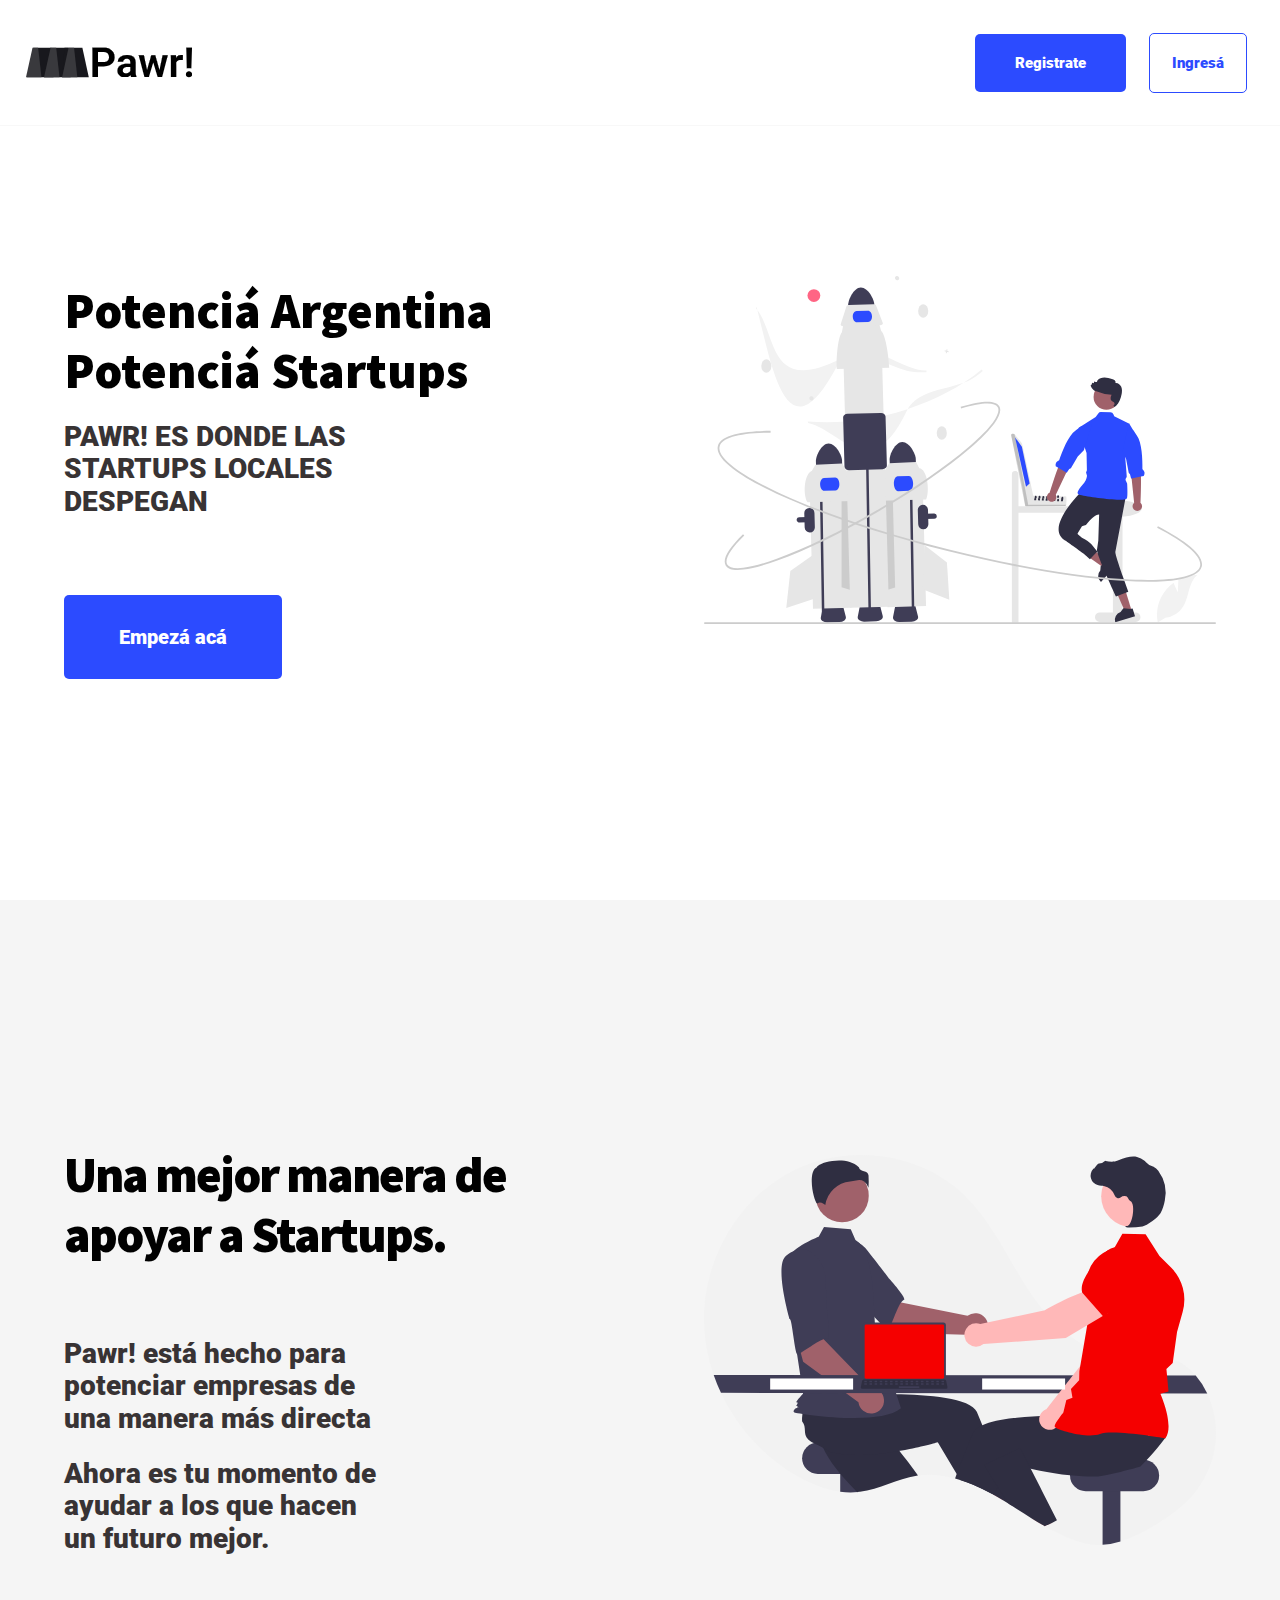
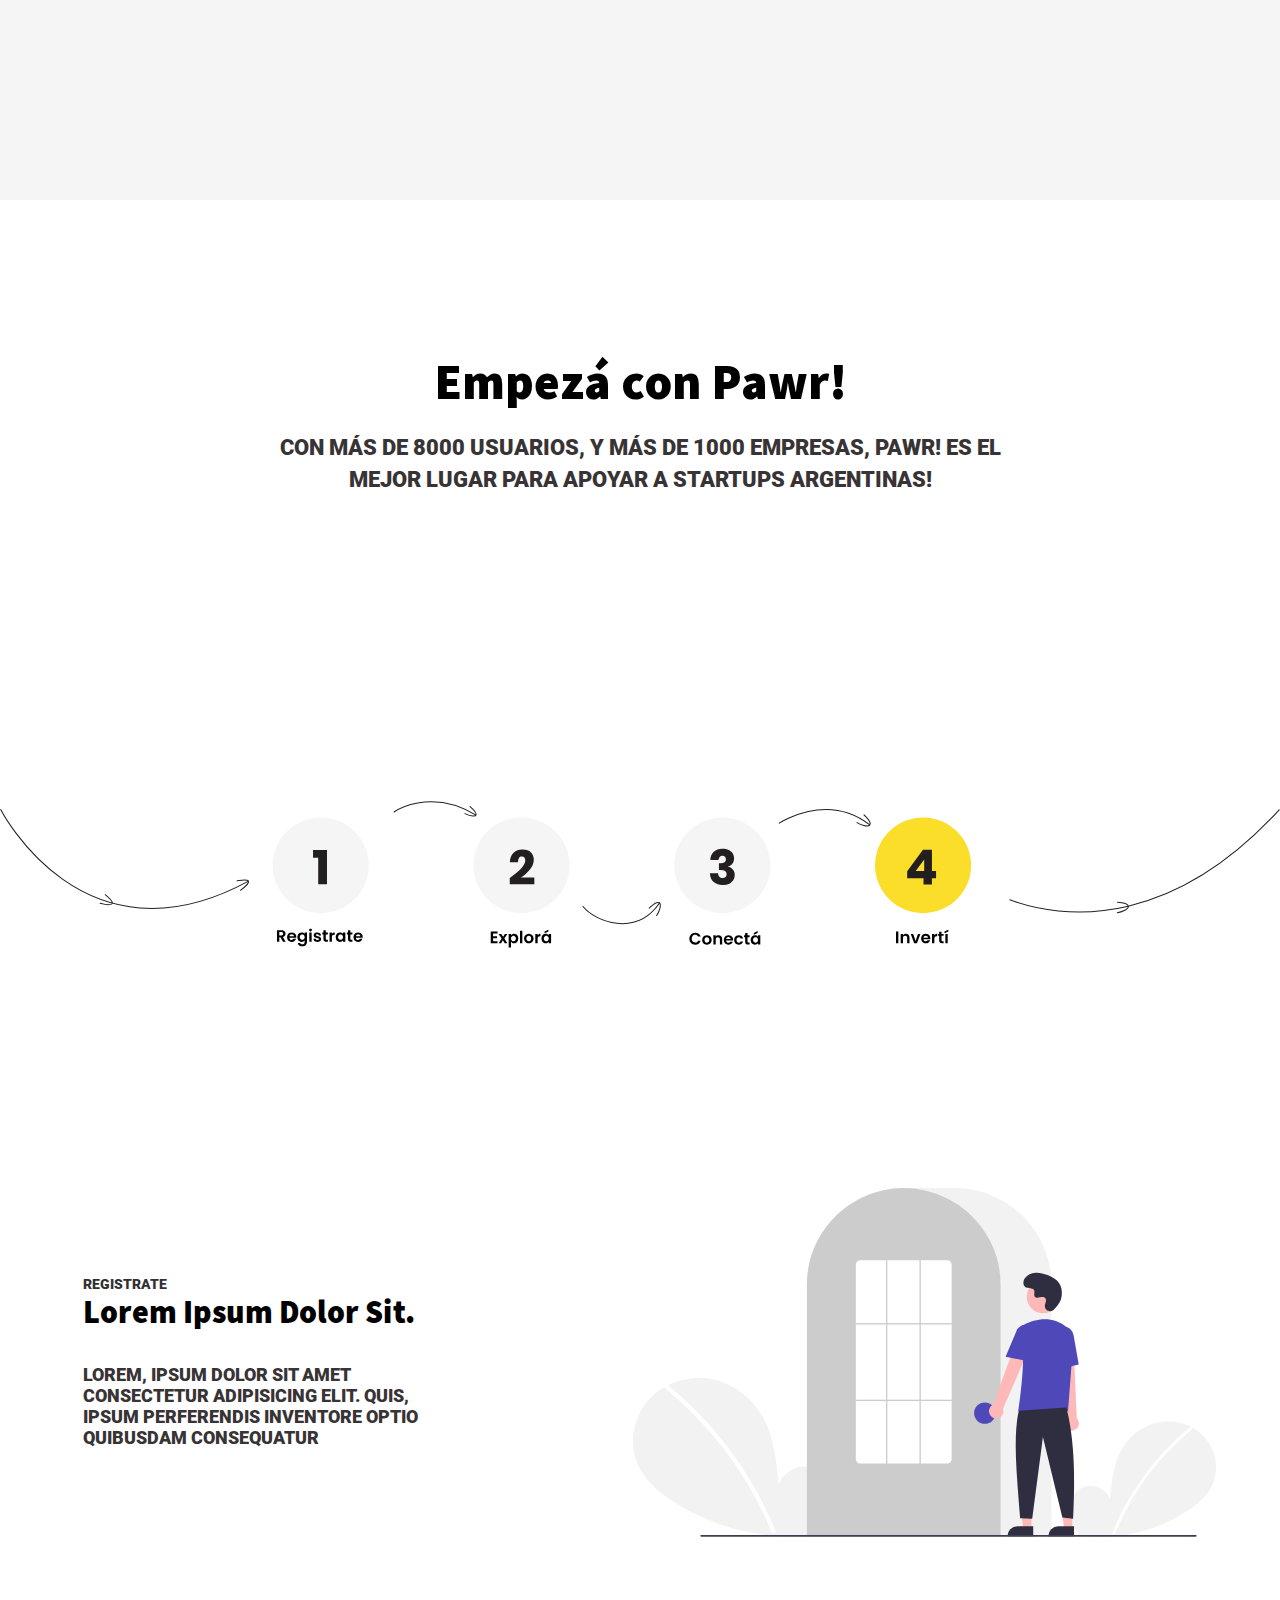
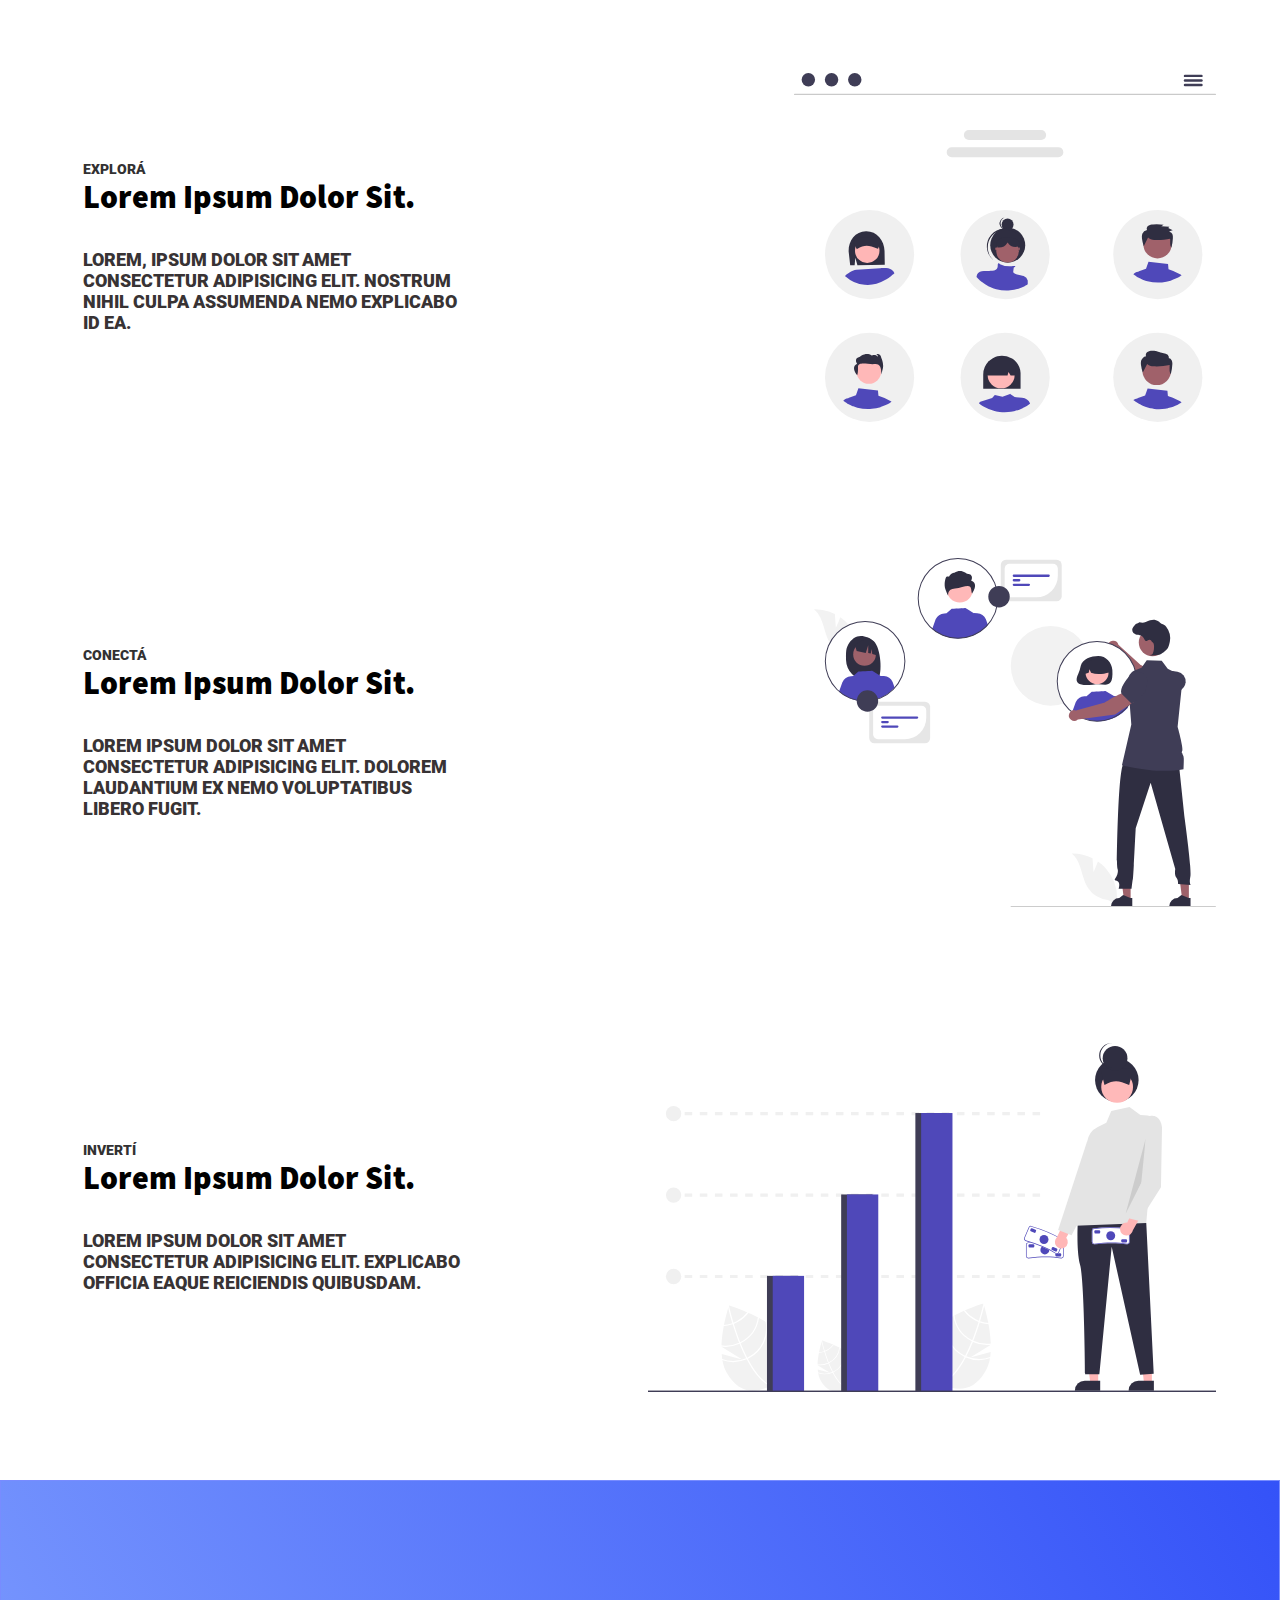
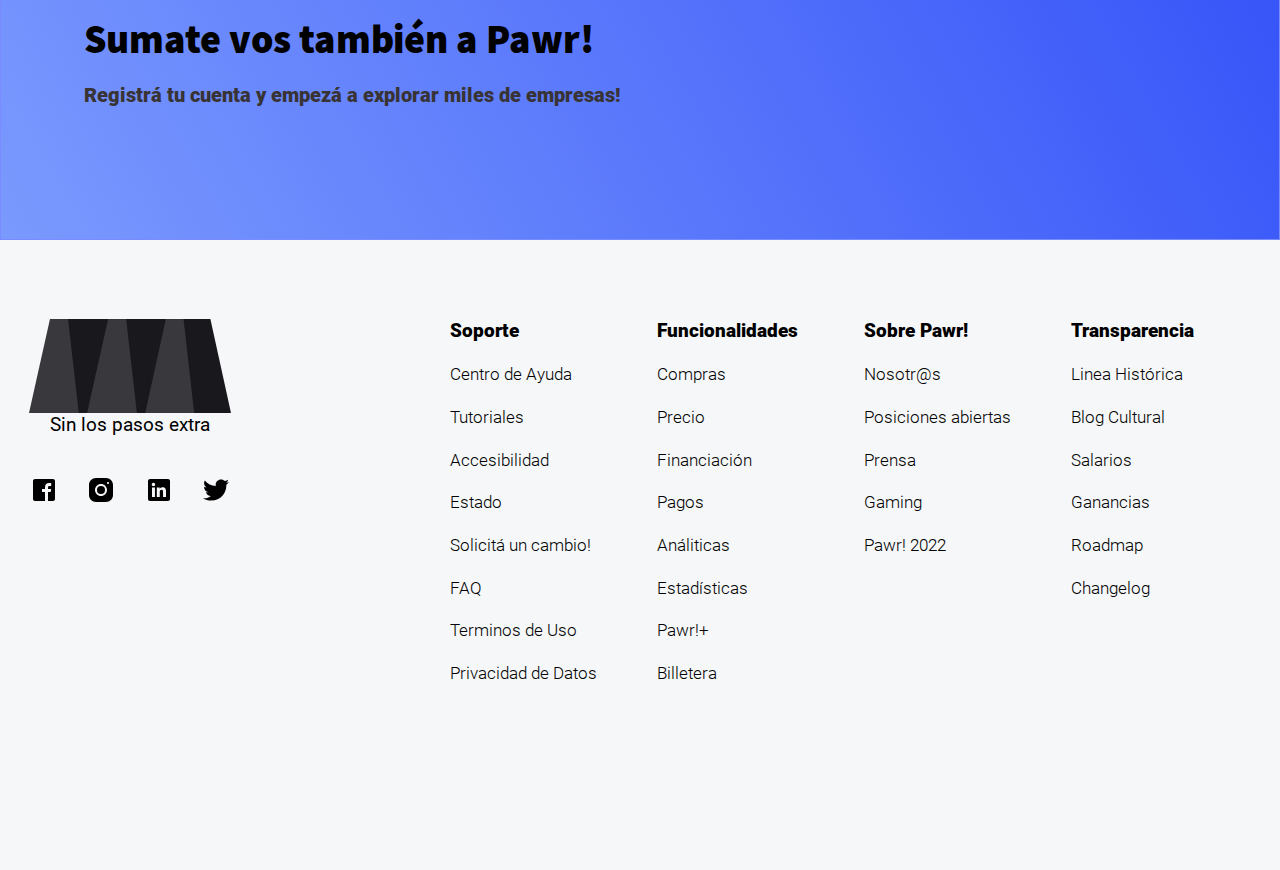
<file: index.html>
<!DOCTYPE html>
<html lang="en">

<head>
    <meta property="og:title" content="Pawr!" />
    <meta property="og:description" content="Pawr! es donde conectás con empresas. Sin pasos extra." />
    <meta charset="UTF-8" />
    <meta http-equiv="X-UA-Compatible" content="IE=edge" />
    <meta name="viewport" content="width=device-width, initial-scale=1.0" />
    <title>Pawr!</title>
    <link rel="stylesheet" href="index.css" />
    <link rel="apple-touch-icon" sizes="180x180" href="assets/favicon/" />
    <link rel="icon" type="image/png" sizes="32x32" href="assets/favicon/" />
    <link rel="icon" type="image/png" sizes="16x16" href="assets/favicon/favicon-16x16.png" />
    <link rel="manifest" href="assets/favicon/site.webmanifest" />
</head>

<body>
    <header id="container-header" class="header-on">
        <img src="assets/logo.svg" alt="Logo de Pawr!" id="logo" draggable="false" />
        <nav id="container-nav">

            <ul id="ul-nav">
                <li>
                    <button type="button" id="register" class="btn-nav">
                        Registrate
                    </button>
                </li>
                <li>
                    <button type="button" id="login" class="btn-nav">Ingresá</button>
                </li>
            </ul>
        </nav>
    </header>

    <main id="container-main">
        <section id="main-text">
            <h1 class="text heading" id="main-heading">
                Potenciá Argentina Potenciá Startups
            </h1>
            <p class="text paragraph" id="main-paragraph">
                Pawr! es donde las startups locales despegan
            </p>
            <button type="button" id="redirect-btn">Empezá acá</button>
        </section>
        <img src="assets/hero.svg" alt="Imagen Principal de Pawr!" id="hero" draggable="false" />
    </main>

    <article id="container-first-article" class="article">
        <section id="first-art-text">
            <h2 class="text heading">Una mejor manera de apoyar a Startups.</h2>
            <p class="text paragraph">
                Pawr! está hecho para potenciar empresas de una manera más directa
            </p>
            <p class="text paragraph">
                Ahora es tu momento de ayudar a los que hacen un futuro mejor.
            </p>
        </section>
        <img src="assets/collaboration.svg" alt="Imagen de dos personas en acuerdo." id="first-art-img"
            draggable="false" />
    </article>

    <article id="container-second-article" class="article">
        <section id="second-art-text">
            <h3 class="text heading">Empezá con Pawr!</h3>
            <p id="second-art-paragraph" class="text paragraph">
                Con más de 8000 usuarios, y más de 1000 empresas, Pawr! es el mejor
                lugar para apoyar a StartUps Argentinas!
            </p>
        </section>
        <img src="assets/steps.svg" alt="Pasos de usuario de Pawr!" id="img-steps" draggable="false" />
    </article>

    <article id="container-third-article" class="article">
        <section class="third-art-section">
            <div class="third-art-section-text">
                <span class="third-art-span text paragraph">Registrate</span>
                <h3 class="third-art-heading text heading">Lorem ipsum dolor sit.</h3>
                <p class="third-art-paragraph text paragraph">
                    Lorem, ipsum dolor sit amet consectetur adipisicing elit. Quis,
                    ipsum perferendis inventore optio quibusdam consequatur
                </p>
            </div>
            <img src="assets/registrate.svg" alt="Imagen ilustrativa de registrarse" class="third-art-img"
                draggable="false" />
        </section>

        <section class="third-art-section">
            <div class="third-art-section-text">
                <span class="third-art-span text paragraph">Explorá</span>
                <h3 class="third-art-heading text heading">Lorem ipsum dolor sit.</h3>
                <p class="third-art-paragraph text paragraph">
                    Lorem, ipsum dolor sit amet consectetur adipisicing elit. Nostrum
                    nihil culpa assumenda nemo explicabo id ea.
                </p>
            </div>
            <img src="assets/explorá.svg" alt="Imagen ilustrativa de explorar" class="third-art-img"
                draggable="false" />
        </section>

        <section class="third-art-section">
            <div class="third-art-section-text">
                <span class="third-art-span text paragraph">Conectá</span>
                <h3 class="third-art-heading text heading">Lorem ipsum dolor sit.</h3>
                <p class="third-art-paragraph text paragraph">
                    Lorem ipsum dolor sit amet consectetur adipisicing elit. Dolorem
                    laudantium ex nemo voluptatibus libero fugit.
                </p>
            </div>
            <img src="assets/conectá.svg" alt="Imagen ilustrativa de conectar" class="third-art-img"
                draggable="false" />
        </section>

        <section class="third-art-section">
            <div class="third-art-section-text">
                <span class="third-art-span text paragraph">Invertí</span>
                <h3 class="third-art-heading text heading">Lorem ipsum dolor sit.</h3>
                <p class="third-art-paragraph text paragraph">
                    Lorem ipsum dolor sit amet consectetur adipisicing elit. Explicabo
                    officia eaque reiciendis quibusdam.
                </p>
            </div>
            <img src="assets/invertí.svg" alt="Imagen ilustrativa de invertir" class="third-art-img"
                draggable="false" />
        </section>
    </article>

    <article id="container-fourth-article" class="article">
        <h4 id="fourth-art-heading" class="fourth-art-text text heading">
            Sumate vos también a Pawr!
        </h4>
        <p id="fourth-art-paragraph" class="fourth-art-text text paragraph">
            Registrá tu cuenta y empezá a explorar miles de empresas!
        </p>
    </article>

    <footer id="container-footer">
        <section class="footer-div">
            <img src="assets/cleanlogo.svg" alt="Logo de Pawr!" id="footer-logo" draggable="false" />
            <span id="logo-motto">Sin los pasos extra</span>
            <div id="container-socialmedia">
                <img src="assets/facebook.svg" alt="Facebook logo" class="socialmedia-footer" draggable="false" />
                <img src="assets/instagram.svg" alt="Instagram logo" class="socialmedia-footer" draggable="false" />
                <img src="assets/linkedin.svg" alt="LinkedIn logo" class="socialmedia-footer" draggable="false" />
                <img src="assets/twitter.svg" alt="Twitter logo" class="socialmedia-footer" draggable="false" />
            </div>
        </section>

        <section class="footer-div">
            <h4 class="heading-footer">Soporte</h4>
            <a href="" class="anchor-footer">Centro de Ayuda</a>
            <a href="" class="anchor-footer">Tutoriales</a>
            <a href="" class="anchor-footer">Accesibilidad</a>
            <a href="" class="anchor-footer">Estado</a>
            <a href="" class="anchor-footer">Solicitá un cambio!</a>
            <a href="" class="anchor-footer">FAQ</a>
            <a href="" class="anchor-footer">Terminos de Uso</a>
            <a href="" class="anchor-footer">Privacidad de Datos</a>
        </section>

        <section class="footer-div">
            <h4 class="heading-footer">Funcionalidades</h4>
            <a href="" class="anchor-footer">Compras</a>
            <a href="" class="anchor-footer">Precio</a>
            <a href="" class="anchor-footer">Financiación</a>
            <a href="" class="anchor-footer">Pagos</a>
            <a href="" class="anchor-footer">Análiticas</a>
            <a href="" class="anchor-footer">Estadísticas</a>
            <a href="" class="anchor-footer">Pawr!+</a>
            <a href="" class="anchor-footer">Billetera</a>
        </section>

        <section class="footer-div">
            <h4 class="heading-footer">Sobre Pawr!</h4>
            <a href="" class="anchor-footer">Nosotr@s</a>
            <a href="" class="anchor-footer">Posiciones abiertas</a>
            <a href="" class="anchor-footer">Prensa</a>
            <a href="" class="anchor-footer">Gaming</a>
            <a href="" class="anchor-footer">Pawr! 2022</a>
        </section>

        <section class="footer-div">
            <h4 class="heading-footer">Transparencia</h4>
            <a href="" class="anchor-footer">Linea Histórica</a>
            <a href="" class="anchor-footer">Blog Cultural</a>
            <a href="" class="anchor-footer">Salarios</a>
            <a href="" class="anchor-footer">Ganancias</a>
            <a href="" class="anchor-footer">Roadmap</a>
            <a href="" class="anchor-footer">Changelog</a>
        </section>
    </footer>
    <script src="classes.js"></script>
    <script src="index.js"></script>
</body>

</html>
</file>
<file: index.css>
@font-face {
    font-family: "Source Sans Pro Regular";
    src: url(/assets/fonts/Source_Sans_Pro/SourceSansPro-Regular.ttf);
}
@font-face {
    font-family: "Source Sans Pro SemiBold";
    src: url(/assets/fonts/Source_Sans_Pro/SourceSansPro-SemiBold.ttf);
}
@font-face {
    font-family: "Source Sans Pro Bold";
    src: url(/assets/fonts/Source_Sans_Pro/SourceSansPro-Bold.ttf);
}
@font-face {
    font-family: "Source Sans Pro Black";
    src: url(/assets/fonts/Source_Sans_Pro/SourceSansPro-Black.ttf);
}
@font-face {
    font-family: "roboto";
    src: url(/assets/fonts/roboto/Roboto-Black.ttf);
}
@font-face {
    font-family: "roboto-light";
    src: url(/assets/fonts/roboto/Roboto-Light.ttf);
}
@font-face {
    font-family: "roboto-regular";
    src: url(/assets/fonts/roboto/Roboto-Regular.ttf);
}

*{
    -webkit-box-sizing: border-box;
    -moz-box-sizing: border-box; 
    box-sizing: border-box;
    margin: 0;
    padding: 0;
}

html,body{
    height: 100%;
    width: 100%;
    /* 1 rem = 10px */
    font-size: 62.5%;
    scroll-behavior: smooth;
}

body{
    overflow-x: hidden;
}

li{
    list-style: none;
}

a,a:visited{
    text-decoration: none;
    color: #000;
}

img{
    max-height: 100%;
    max-width: 100%;
    -webkit-user-select: none;
    -ms-user-select: none;
    user-select: none;
    image-rendering: -webkit-optimize-contrast;
    image-rendering: crisp-edges;
}

/*Estilizado header*/

#container-header{
    height: 14vh;
    width: 100%;
    display: flex;
    justify-content: space-between;
    align-items: center;
    position: fixed;
    transition: top .9s ease 0.10s;
    background-color: #FFF;
    border-bottom: 1px solid #f4f4f499;
}

.header-on{
    top: 0;
}
.header-off{
    top: -20%;
}

#logo{
    height: 100%;
    width: 15%;
    padding-left: 2%;
    cursor: pointer;
}

#container-nav{
    height: 100%;
    width: auto;
    display: flex;
    justify-content: center;
    align-items: center;
    padding-right: 3%;
}


/* menu hamburguesa  */
#mobile-menu{
    z-index: 1;
    cursor: pointer;
}
#mobile-menu.active .bar:nth-child(2){
    opacity: 0;
}
#mobile-menu.active .bar:nth-child(1){
    transform: translateY(0.8rem) rotate(45deg);
}
#mobile-menu.active .bar:nth-child(3){
    transform: translateY(-0.8rem) rotate(-45deg);
}

.bar{
    height: 0.3rem;
    width: 2.5rem;
    display: block;
    margin: 0.5rem auto;
    background-color: #000;
    -webkit-transition: all 100ms ease-in-out;
    transition: all 100ms ease-in-out;
}

#mobile-card{
    height: 100vh;
    width: 100vw;
    display: flex;
    flex-direction: column;
    justify-content: space-evenly;
    align-items: flex-start;
    position: fixed;
    top: 0;
    left: 0;
    padding-left: 10%;
    background-color: #fff;
}
#mobile-card-text{
    height: 50%;
    width: 80%;
    display: flex;
    flex-direction: column; 
    justify-content: center;
    align-items: flex-start;
    gap: 10%;
    
}

.mobile-card-anchor{
    font-size: 2.5rem;
    font-family: "Source Sans Pro Black";
}
.mobile-card-anchor:active{
    color: #2c4bff;
}

#mobile-card-register{
    padding: 1.5rem 6rem;
    border: 0;
    border-radius: 0.5rem;
    background-color: #2c4bff;
    color: #fff;
    box-shadow: 0 0 10px #abb7ff;
    font-size: 2.5rem;
    font-family: "roboto";
}
#mobile-card-register:active{
    background-color: #1b2d91;
}

#ul-nav{
    height: 100%;
    width: 100%;
    display: flex;
    justify-content: center;
    align-items: center;
    gap: 10%;
    padding-right: 5%;
}

.btn-nav{
    border: 0;
    outline: 0;
    font-size: 1.5rem;
    border-radius: 5px;
    font-family: "roboto";
    -webkit-user-select: none;
    -ms-user-select: none;
    user-select: none;
}

#register{
    padding: 2rem 4rem;
    background-color: #2c4bff;
    color: #FFF;
}
#register:hover{
    background-color: #1F35B3;
    box-shadow: 0 0 10px #ABB7FF;
}
#register:active{
    background-color: #1b2d91;
    box-shadow: 0 0 3px 3px #ABB7FF;
}

#login{
    padding: 2rem 2.2rem;
    border: 1px solid #2c4bff;
    background-color: #FFF;
    color: #2c4bff;
}
#login:hover{
    background-color: #ABB7FF;
    box-shadow: 0 0 10px #ABB7FF;
}
#login:active{
    background-color: #97a2eb;
}

/* Classes reutilizables*/

.article{
    height: 100vh;
    width: 100%;
    display: flex;
    justify-content: center;
    align-items: center;
}

.text{
    font-family: "roboto";
}
.heading{
    font-family: "Source Sans Pro Black";
    font-size: 5rem;
    line-height: 6rem;
}
.paragraph{
    font-size: 2.8rem;
    line-height: 3.25rem;
    color: #383334;
}
/* Estilizado main */

#container-main{
    height: 100vh;
    width: 100%;
    display: flex;
    justify-content: center;
    align-items: center;
}

#hero{
    height: auto;
    width: 40%;
}

#main-text{
    height: 100%;
    width: 50%;
    display: flex;
    flex-direction: column;
    justify-content: center;
    align-items: flex-start;
    -webkit-user-select: none;
    -ms-user-select: none;
    user-select: none;
}

#main-heading{
    width: 80%;
    margin-top: 6rem;
}

#main-paragraph{
    width: 50%;
    margin-top: 2rem;
    text-transform: uppercase;
}

#redirect-btn{
    margin-top: 12%;
    padding: 3rem 5.5rem;
    border: none;
    border-radius: 5px;
    font-family: "roboto";
    font-size: 2rem;
    background-color: #2c4bff;
    color: #FFF;
}

#redirect-btn:hover{
    background-color: #1F35B3;
    box-shadow: 0 0 10px #ABB7FF;
}

#redirect-btn:active{
    background-color: #1b2d91;
}

/* Estilizado primer Article */

#container-first-article{
    background-color: #F5F5F5;
}

#first-art-text{
    height: 100%;
    width: 50%;
    display: flex;
    flex-direction: column;
    justify-content: center;
    align-items: flex-start;
    gap: 2.5%;
}

#first-art-text .heading{
    width: 75%;
    margin-bottom: 5rem;
    letter-spacing: -2px;
}

#first-art-text .paragraph{
    width: 50%;
}

#first-art-img{
    height: auto;
    width: 40%;
}
/* Estilizado segundo Article */

#container-second-article{
    background-color: #FFF;
    flex-direction: column;
    justify-content: space-around;
}

#second-art-text{
    height: auto;
    width: 100%;
    display: flex;
    flex-direction: column;
    align-items: center;
}

#second-art-paragraph{
    width: 60%;
    margin-top: 2rem;
    font-size: 2.2rem;
    text-transform: uppercase;
    text-align: center;
}

#img-steps{
    height: auto;
    width: 100%;
}

/* Estilizado tercer Article */

#container-third-article{
    height: 220vh;
    flex-direction: column;
    gap: 2.5%;
}

.third-art-section{
    height: 22%;
    width: 100%;
    display: flex;
    justify-content: space-between;
    align-items: center;
}
.third-art-sectio   n:nth-child(odd){
    background-color: #F5F5F5;
}

.third-art-section-text{
    height: 100%;
    width: 50%;
    padding-left: 6.5%;
    display: flex;
    flex-direction: column;
    justify-content: center;
    align-items: flex-start;
}
.third-art-section-text *{
    line-height: normal;
}

.third-art-span{
    font-size: 1.4rem;
    color: #323132;
    text-transform: uppercase;
}

.third-art-heading{
    margin-bottom: 3.2rem;
    font-size: 3.2rem;
    text-transform: capitalize;
}

.third-art-paragraph{
    width: 70%;
    text-transform: uppercase;
    font-size: 1.8rem;
}

.third-art-img{
    height: 80%;
    width: auto;
    margin-right: 5%;
}
/* estilizando cuarto article */

#container-fourth-article{
    height: 40vh;
    flex-direction: column;
    align-items: flex-start;
    background: linear-gradient(60deg,#3e6bfdaf,#3452f8);
    border: 1px solid #788cff;
    cursor: pointer;
}

#fourth-art-heading{
    margin-bottom: 1rem;
    font-size: 4rem;
}

#fourth-art-paragraph{
    font-size: 2rem;
}

.fourth-art-text{
    padding-left: 6.5%;
}

/* estilizando footer */

#container-footer{
    height: 70vh;
    width: 100%;
    background-color: #f6f7f8;
    display: flex;
    justify-content: center;
    align-items: center;
}

.footer-div{
    height: 75%;
    width: 15%;
    display: flex;
    flex-direction: column;
    justify-content: flex-start;
    align-items: flex-start;
    gap: 5%;
    margin-right: 1.5rem;
}

.footer-div:nth-child(1){
    width: 20%;
    margin-right: 15%;
    display: flex;
    justify-content: flex-start;
    gap: 0;
}

#footer-logo{
    height: 20%;
    width: auto;
    margin: 0 auto;
    cursor: pointer;
}

#logo-motto{
    font-family: "roboto-regular";
    font-size: 1.9rem;
    margin: 0 auto 15%;
    -webkit-user-select: none;
    -ms-user-select: none;
    user-select: none;
}

#container-socialmedia{
    width: 100%;
    display: flex;
    justify-content: space-evenly;
    align-items: center;
}

.socialmedia-footer{
    height: 3rem;
    width: 3rem;
    cursor: pointer;
}

.heading-footer{
    font-family: "roboto";
    font-size: 1.9rem;
}

.anchor-footer{
    font-family: "roboto-light";
    font-size: 1.65rem;
}

/* estilizando register  */

#register-back{
    height: 100vh;
    width: 100vw;
    position: fixed;
    left: 0;
    top: 0;
    background-color: rgba(0,0,0,.85);
    display: none;
    flex-direction: column;
    justify-content: center;
    align-items: center;
}

#register-modal{
    height: 75vh;
    width: 35vw;
    border-radius: .4rem;
    background-color: #f7f7f8;
}

#register-modal-upper{
    height: 25%;
    width: 100%;
    padding: 0 5%;
    display: flex;
    flex-direction: column;
    justify-content: flex-end;
    align-items: flex-start;
}

#register-logo{
    max-width: 100%;
    height: 45%;
    width: auto;
    align-self: center;
    margin-bottom: 3%;
    cursor: pointer;
}

#container-register-upper-span{
    height: 30%;
    width: 100%;
    padding-top: 2%;
    display: flex;
    align-items: center;
    justify-content: flex-start;
    border-bottom: 1px solid rgba(163, 163, 163, 0.443);
}

.register-upper-anchor{
    padding-right: 7%;
    font-family: "roboto";
}
.register-upper-anchor:hover{
    color: #1b2d91;
}
.register-upper-anchor:nth-child(1){
    color: #2c4bff;
}
.register-upper-anchor:nth-child(1):hover{
    color: #1F35B3;
}

#register-form{
    height: 75%;
    width: 100%;
    display: flex;
    flex-direction: column;
    margin-top: 2.5%;
    padding: 0 5%;
    justify-content: flex-start;
    align-items: flex-start;
}

.register-label{
    margin-top: 1.2rem;
    font-size: .9rem;
    font-family: "roboto";
}

.register-input{
    width: 100%;
    margin: .3rem 0;
    padding: .5rem 1rem;
    background-color: rgba(0,0,0,0.1);
    border: 2px solid transparent;
    border-radius: .4rem;
    font-family: "roboto";
    font-size: 1rem;
}
.register-input:hover{
    border: 2px solid rgba(0,0,0,0.2);
}
.register-input:focus{
    background: #000;
    color: #FFF;
    border: 2px solid #5f52cf;
    outline: 0;
}


#register-btn{
    align-self: stretch;
    background-color: #2c4bff;
    color: rgb(233, 231, 231);
    margin: 4rem 0 .5rem 0;
    padding: 0.5rem 1rem;
    border: 2px solid transparent;
    border-radius: .4rem;
    font-family: "roboto";
    font-size: 1rem;
    text-transform: capitalize;
}
#register-btn:hover{
    background-color: #1F35B3;
}
#register-btn:active{
    background-color: #1b2d91;
}

#register-paragraph{
    width: 80%;
    align-self: center;
    color: #504d4e;
    text-align: center;
    font-family: "roboto";
    font-size: .8rem;
}

#register-paragraph > a{
    color: #1b2d91;
    font-family: "roboto";
}

#background-card{
    height: 100vh;
    width: 100vw;
    background-color: #000000d9;
    position: fixed;
    top: 0;
    display: flex;
    justify-content: center;
    align-items: center;
}

#card-login{
    height: 85vh;
    width: 35vw;
    border-radius: .6rem;
    background-color: #f7f7f8;
    overflow: hidden;
}

#card-login-top{
    height: 20%;
    width: 100%;
    display: flex;
    flex-direction: column;
    justify-content: flex-end;
    align-items: center;
    gap: 1rem;
}

#card-logo{
    height: 45%;
    width: auto;
    cursor: pointer;
}

#container-login-span{
    height: 30%;
    width: 90%;
    padding-top: 1.5rem;
    display: flex;
    align-items: center;
    justify-content: flex-start;
    border-bottom: 1px solid #a3a3a3;
}

.login-span{
    font-size: 1.6rem;
    font-family: "roboto";
    padding-right: 7%;
}
.login-span:hover{
    color: #1b2d91;
}

#container-login-span .login-span-selected{
    color: #2c4bff;
}
#container-login-span .login-span-selected:hover{
    color: #1F35B3
}

#card-login-info{
    height: 75%;
    width: 100%;
    display: flex;
    flex-direction: column;
    padding: 2.5% 5% 0;
    justify-content: flex-start;
    align-items: flex-start;
}

.card-login-label{
    margin-top: 2rem;
    font-size: 1.8rem;
    font-family: "roboto";
}

.card-login-input{
    width: 100%;
    margin: .5rem 0;
    padding: .8rem 1.6rem;
    border: 4px solid transparent;
    border-radius: .6rem;
    font-size: 1.6rem;
    font-family: "roboto";
}
.card-login-input:hover{
    border-color: #b2b2b2;
}
.card-login-input:focus{
    outline: 0;
    background: #000;
    color: #fafafa;
    border-color: #5f52cf;
}
.card-login-input::-ms-reveal {
    filter: invert(100%);
}
.card-login-input-color{
    background-color: #dededf;
    border: 4px solid transparent;
}
.bad-try{
    border-color: #ff0000;
    background-color: #fc9292;
}
.card-login-span{
    font-size: 1.5rem;
    font-family: "roboto";
    color: #504d4e;
}

#card-login-btn{
    width: 100%;
    background-color: #2c4bff;
    color: #fafafa;
    margin: 4rem 0 .5rem;
    padding: .8rem 1.6rem;
    border: 4px solid transparent;
    border-radius: .6rem;
    font-family: "roboto";
    font-size: 1.6rem;
    user-select: none;
}
#card-login-btn:hover{
    background-color: #1F35B3;
}
#card-login-btn:active{
    background-color: #1b2d91;
}

#card-login-paragraph{
    width: 80%;
    align-self: center;
    color: #504d4e;
    text-align: center;
    font-family: "roboto";
    font-size: 1.4rem;
}
#card-login-paragraph .card-login-norm{
    color: #1b2d91;
    font-family: "roboto";
}

#forget-password{
    color: #504d4e;
    font-family: "roboto";
    font-size: 1.5rem;
}
#forget-password:hover{
    text-decoration: underline;
}

/* media queries */

@media (max-width: 1024px){
    #logo{
        width: 25%;
    }

    #main-heading{
        font-size: 4.5rem;
    }

    #main-paragraph{
        font-size: 2.5rem;
    }

    #first-art-text .heading{
        width: 100%;
    }

    #first-art-text .paragraph{
        width: 75%;
    }

    #card-login{
        width: 50vw;
    }

    #card-logo{
        height: 50%;
    }
}

@media (max-width: 768px){
    #main-heading{
        font-size: 4rem;
        line-height: normal;
    }

    #main-paragraph {
        width: 80%;
    }    

    #container-footer{
        height: 80vh;
    }

    .footer-div{
        gap: 2%;
        margin-right: 2.5rem;
    }

    .footer-div:nth-child(1) {
        width: 15%;
        margin-right: 5%;
    }

    .third-art-img {
        height: 60%;
    }
    
    .heading-footer {
        font-size: 2rem;
    }

    .anchor-footer {
        margin-top: 10%;
    }

    #card-login {
        width: 70vw;
    }
}

@media (max-width: 600px){
    #logo {
        width: 35%;
        padding-left: 3%;
    }
    
    #logo-motto{
        font-size: 2rem;
    }

    #main-heading {
        font-size: 3.8rem;
    }
    
    #main-paragraph {
        font-size: 2rem;
    }

    .heading{
        font-size: 3.8rem;
    }

    .paragraph {
        font-size: 2rem;
    }

    #second-art-paragraph {
        width: 90%;
    }

    #container-third-article {
        height: 320vh;
    }

    .third-art-section{
        flex-direction: column;
        justify-content: center;
    }

    .third-art-section-text{
        height: 50%;
        width: 100%;
    }

    .third-art-span{
        font-size: 1.8rem;
    }

    .third-art-heading {
        margin-bottom: 2rem;
    }

    .third-art-img{
        height: 40%;
    }

    #container-footer {
        height: 275vh;
        flex-direction: column;
        gap: 2.5%;
    }

    .footer-div{
        height: auto;
        width: 100%;
        padding-left: 7.5%;
        gap: 0%;
        margin-right: 0;
    }

    .footer-div:nth-child(1) {
        height: 10%;
        width: 100%;
        margin: 0;
    }

    #footer-logo{
        height: 40%;
        margin: 0;
    }

    #logo-motto{
        margin: 0;
        padding-bottom: 2.5rem;
    }

    #container-socialmedia{
        width: auto;
        justify-content: flex-start;
        gap: 1.5rem;
    }

    .anchor-footer {
        margin-top: 4%;
    }

    #card-login {
        height: 95vh;
        width: 95vw;
    }
}

@media (max-width: 425px){

    #container-header{
        height: 10vh;
    }

    #logo {
        width: 45%;
    }

    #ul-nav{
        display: none;
    }

    #container-main{
        height: 100vh;
        flex-direction: column-reverse;
        justify-content: flex-start;
    }
    
    #main-text {
        height: 50%;
        width: 80%;
        margin: 0;
    }

    #main-heading{
        width: 100%;
        margin: 0;
        font-size: 3.5rem;
    }

    #main-paragraph{
        font-size: 2rem;
        margin-top: 3rem;
    }

    #redirect-btn{
        margin-top: 5%;
    }
    
    #hero{
        height: auto;
        width: 85%;
        margin: 0;
    }

    #container-first-article{
        flex-direction: column;
    }

    #first-art-text {
        height: 65%;
        width: 80%;
        padding: 0;
    }
    
    #first-art-text .heading{
        width: 85%;
        margin-bottom: 3.2rem;
        line-height: normal;
    }

    #first-art-text .paragraph {
        font-size: 2rem;
    }

    #first-art-img {
        height: auto;
        width: 65%;
    }

    #container-second-article {
        height: 60vh;
    }

    #img-steps{
        display: none;
    }
    
    #second-art-paragraph {
        width: 80%;
        font-size: 2rem;
    }

    .third-art-heading {
        font-size: 3.5rem;
    }

    .third-art-paragraph {
        width: 85%;
        font-size: 1.8rem;
    }

    #fourth-art-heading {
        margin: 0;
        font-size: 3rem;
    }

    #fourth-art-paragraph {
        font-size: 2rem;
    }

    #card-login {
        height: 100vh;
        width: 100vw;
        border-radius: 0;
    }

    #card-logo {
        height: 40%;
    }
}

@media (max-width: 375px){
    #first-art-text .heading{
        width: 100%;
        letter-spacing: 0;
        font-size: 3.5rem;
    }

    #first-art-text .paragraph{
        width: 100%;
    }

    .third-art-span {
        font-size: 1.6rem;
    }

    .third-art-heading {
        font-size: 3.2rem;
    }

    .third-art-paragraph{
        font-size: 1.6rem;
    }

    #container-footer{
        height: 250vh;
    }

    #card-logo {
        height: 35%;
    }
}

@media (max-width: 320px){
    #logo {
        width: 55%;
    }

    #main-text {
        height: 60%;
    }

    #main-heading {
        font-size: 3rem;  
    }

    #main-paragraph {
        font-size: 1.8rem;
        margin-top: 2.5rem;
    }

    #first-art-text{
        height: 60%;
        gap: 1.5%;
    }

    #first-art-text .heading{
        font-size: 3rem;
    }

    #first-art-text .paragraph {
        width: 90%;
        font-size: 1.8rem;
    }

    .heading {
        font-size: 3.5rem;
    }

    .third-art-span{
        font-size: 1.4rem;
    }

    .third-art-heading{
        font-size: 3rem;
    }

    .third-art-img {
        height: 35%;
    }
}
</file>
